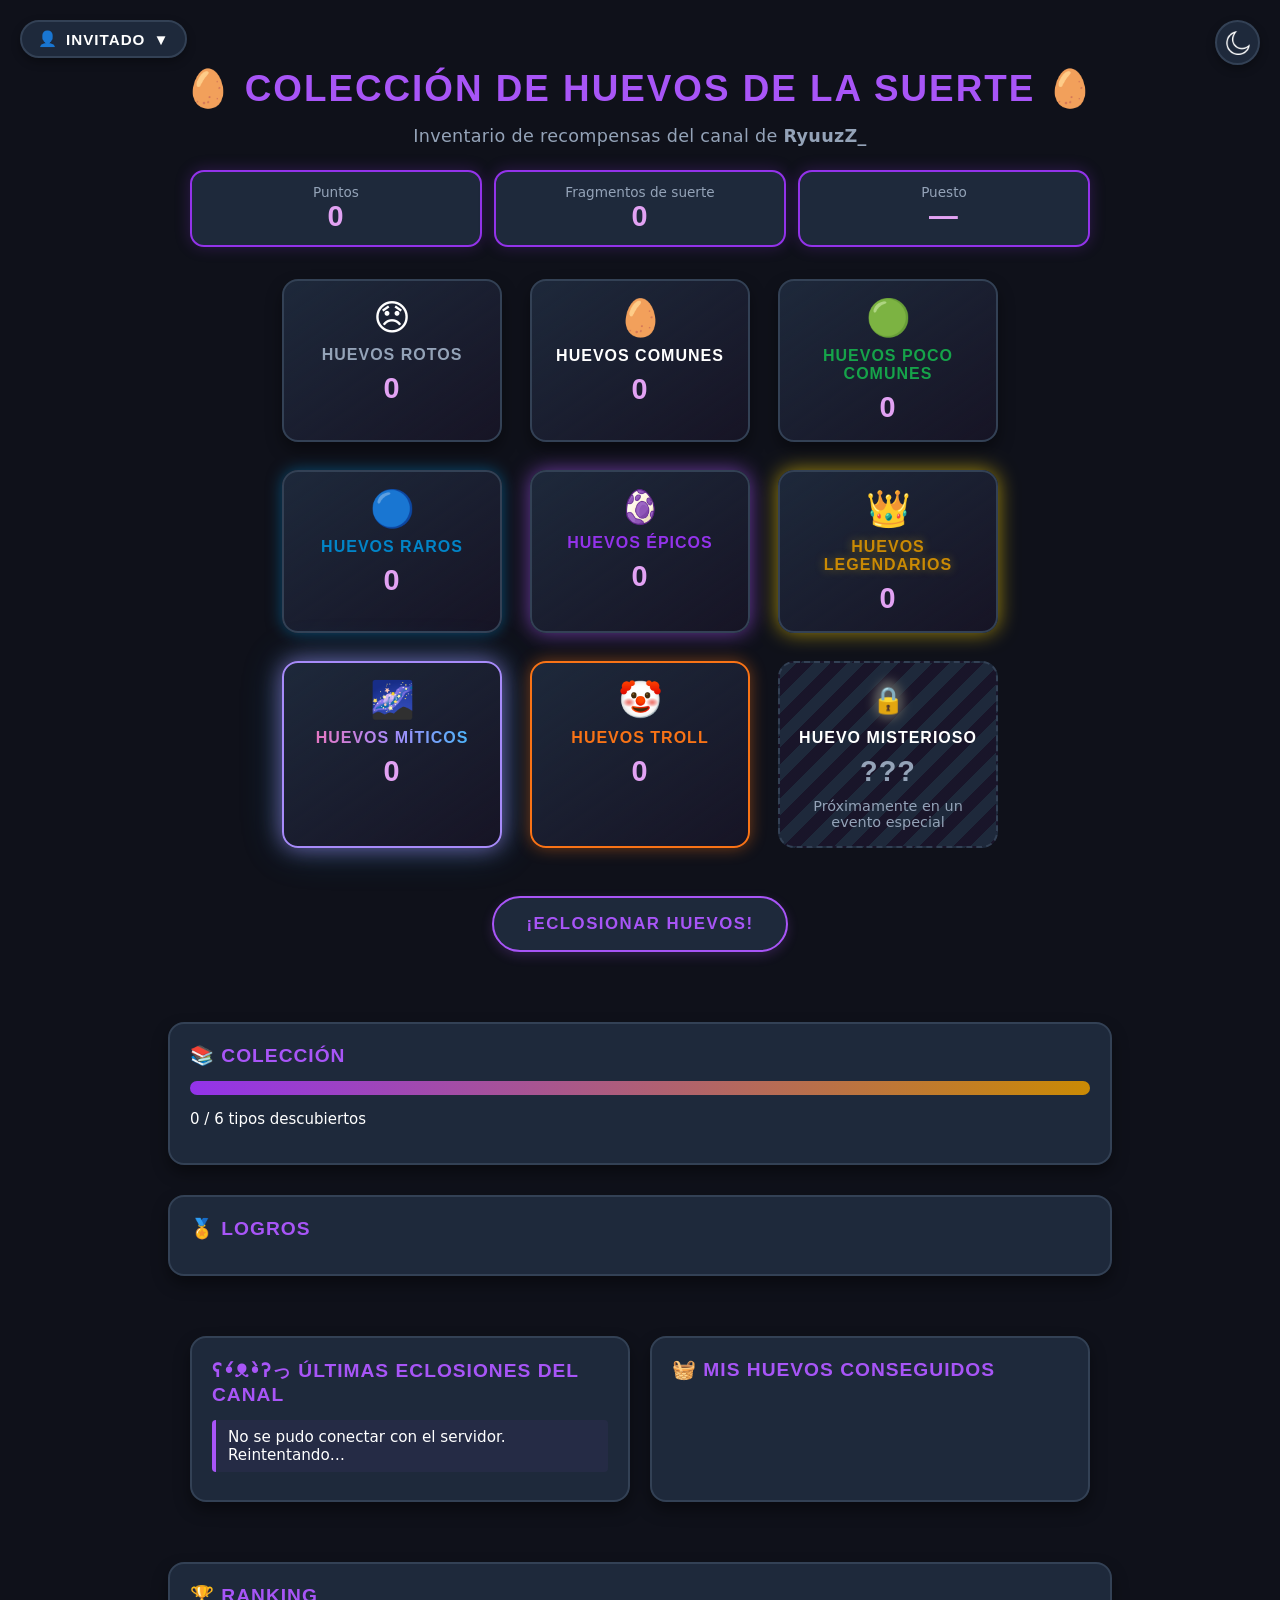
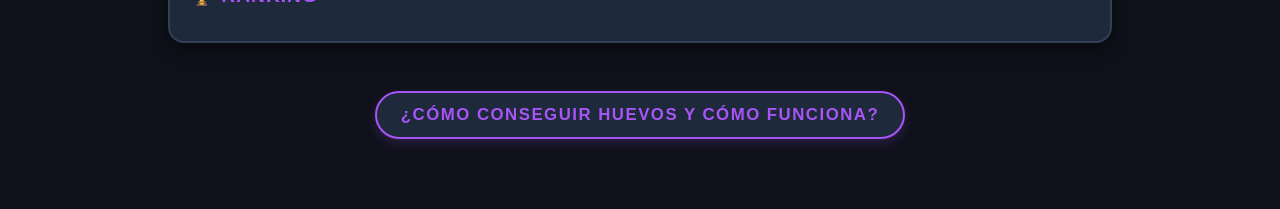
<file: index.html>
</html><!DOCTYPE html>
<html lang="es">
<head>
  <meta charset="UTF-8">
  <meta name="viewport" content="width=device-width, initial-scale=1.0">
  <title>Inventario de Huevos - RyuuzZ_</title>
  <link rel="preconnect" href="https://fonts.googleapis.com">
  <link rel="preconnect" href="https://fonts.gstatic.com" crossorigin>
  <link href="https://fonts.googleapis.com/css2?family=Fredoka:wght@400;500;600;700&display=swap" rel="stylesheet">
  <link rel="stylesheet" href="styles.css">
  <link rel="stylesheet" href="extra.css">
</head>
<body>
  <div class="user-menu-container">
    <div id="top-username-container" class="top-username" tabindex="0">👤 <span id="display-username">Invitado</span> ▼</div>
    <div id="user-dropdown" class="dropdown-menu"><a href="#" id="auth-action-btn">Iniciar sesión con Twitch</a></div>
  </div>
  <button id="theme-toggle" class="theme-toggle-btn" title="Cambiar modo claro/oscuro" aria-label="Cambiar tema">
    <img id="theme-icon" src="imagenes/luna.png" alt="">
  </button>

  <header>
    <h1>🥚 Colección de Huevos de la Suerte 🥚</h1>
    <p class="subtitle" id="user-title">Inventario de recompensas del canal de <strong>RyuuzZ_</strong></p>
  </header>

  <div id="login-banner" class="panel banner" hidden>
    Inicia sesión con Twitch para ver tus huevos, logros y posición en el ranking.
  </div>

  <section class="stats-row">
    <div class="stat"><span>Puntos</span><b id="stat-score">0</b></div>
    <div class="stat"><span>Fragmentos de suerte</span><b id="stat-frag">0</b></div>
    <div class="stat"><span>Puesto</span><b id="stat-rank">—</b></div>
  </section>

  <main class="grid" id="egg-grid"></main>
  <a href="eclosionar.html" class="nav-btn">¡ECLOSIONAR HUEVOS!</a>

  <section class="panel collection-progress">
    <h2>📚 Colección</h2>
    <div class="progress-bar"><div id="collection-fill" class="progress-fill"></div></div>
    <p id="collection-text">0 / 6 tipos descubiertos</p>
  </section>

  <section class="panel">
    <h2>🏅 Logros <small id="ach-count"></small></h2>
    <div class="ach-grid" id="ach-grid"></div>
  </section>

  <div class="two-col">
    <section class="panel">
      <h2>ʕ•́ᴥ•̀ʔっ Últimas eclosiones del canal</h2>
      <ul id="hatch-history-list" class="history-list"></ul>
    </section>
    <section class="panel">
      <h2>🧺 Mis huevos conseguidos</h2>
      <ul id="my-log" class="history-list"></ul>
    </section>
  </div>

  <section class="panel">
    <h2>🏆 Ranking</h2>
    <ol id="leaderboard" class="leaderboard"></ol>
  </section>

  <div class="info-section"><button id="open-guide-btn" class="guide-btn">¿Cómo conseguir huevos y cómo funciona?</button></div>

  <div id="guide-modal" class="modal">
    <div class="modal-content">
      <span id="close-guide-btn" class="close-btn" role="button" aria-label="Cerrar">&times;</span>
      <h2>¿Cómo funciona?</h2>
      <div class="guide-step"><h3>1. Canjea en Twitch</h3><p>Canjea la recompensa de puntos de canal <strong>"Huevos de la suerte"</strong> en el canal de <strong>RyuuzZ_</strong>.</p></div>
      <div class="guide-step"><h3>2. El bot tira un dado</h3><p>Según el resultado te toca un tipo de huevo y se guarda en tu cuenta.</p></div>
      <div class="guide-step"><h3>3. Probabilidades</h3>
        <ul class="rarity-list">
          <li><span class="rarity-roto"><strong>😞 Roto:</strong></span> 35%</li>
          <li><span class="rarity-comun"><strong>🥚 Común:</strong></span> 30%</li>
          <li><span class="rarity-pcomun"><strong>🟢 Poco común:</strong></span> 18%</li>
          <li><span class="rarity-raro"><strong>🔵 Raro:</strong></span> 10%</li>
          <li><span class="rarity-epico"><strong>💜 Épico:</strong></span> 5%</li>
          <li><span class="rarity-legendario"><strong>👑 Legendario:</strong></span> 2%</li>
        </ul></div>
      <div class="guide-step"><h3>Secretos</h3><p>Se dice que existen huevos y logros que nadie te va a contar. 🤫</p></div>
      <div class="guide-step"><h3>4. Eclosiona</h3><p>Entra en <em>Eclosionar huevos</em> y descubre tu premio al abrir aleatoriamente los huevos que tengas en el inventario. Cada eclosión da fragmentos y progreso en logros.</p></div>
      <div class="guide-step"><h3>5. Chat</h3><p>Escribe <code>!inv</code> en el chat para ver tu inventario.</p></div>
    </div>
  </div>

  <div class="bg-eggs-container" id="bg-eggs"></div>
  <script src="common.js"></script>
  <script src="script.js"></script>
</body>
</html>
</file>
<file: styles.css>
/* Colores para los cambios de modo oscuro y claro */
:root {
    --bg-color: #0f111a;
    --text-color: #ffffff;
    --subtitle-color: #94a3b8;
    --card-bg: #1e293b;
    --card-border: #334155;
    --card-shadow: rgba(0, 0, 0, 0.4);
    --modal-bg: #1e293b;
    --modal-border: #334155;
    --code-bg: #0f111a;
    --count-color: #e2a2f3;
}

/* Variables del modo claro */
[data-theme="light"] {
    --bg-color: #f1f5f9;
    --text-color: #000000;
    --subtitle-color: #1e293b;
    --card-bg: #ffffff;
    --card-border: #cbd5e1;
    --card-shadow: rgba(0, 0, 0, 0.1);
    --modal-bg: #ffffff;
    --modal-border: #cbd5e1;
    --code-bg: #e2e8f0;
    --count-color: #9333ea;
}

body {
    background-color: var(--bg-color); 
    color: var(--text-color);
    font-family: 'JetBrains Mono', 'Fira Code', 'Consolas', 'Roboto', monospace;    
    text-align: center;
    margin: 0;
    padding: 40px 20px;
    position: relative; 
    overflow-x: hidden;
    transition: background-color 0.3s ease, color 0.3s ease;
}

/* --- MENÚ DESPLEGABLE DE USUARIO (ESQUINA SUPERIOR IZQUIERDA) --- */
.user-menu-container {
    position: fixed;
    top: 20px;
    left: 20px;
    z-index: 100;
}

.top-username {
    background-color: var(--card-bg);
    border: 2px solid var(--card-border);
    padding: 8px 16px;
    border-radius: 25px;
    font-size: 0.95rem;
    color: var(--text-color);
    display: flex;
    align-items: center;
    gap: 8px;
    box-shadow: 0 4px 10px rgba(0, 0, 0, 0.3);
    font-weight: bold;
    cursor: pointer;
    user-select: none;
    transition: border-color 0.2s;
}

.top-username:hover {
    border-color: #a855f7;
}

/* Contenido del menú desplegable */
.dropdown-menu {
    display: none;
    position: absolute;
    top: 50px;
    left: 0;
    background-color: var(--card-bg);
    border: 2px solid var(--card-border);
    border-radius: 12px;
    box-shadow: 0 8px 20px rgba(0, 0, 0, 0.4);
    min-width: 180px;
    overflow: hidden;
    z-index: 101;
    text-align: left;
}

.dropdown-menu.show {
    display: block;
    animation: fadeInDropdown 0.2s ease-in-out;
}

@keyframes fadeInDropdown {
    from { opacity: 0; transform: translateY(-5px); }
    to { opacity: 1; transform: translateY(0); }
}

.dropdown-menu a {
    display: block;
    padding: 10px 15px;
    color: var(--text-color);
    text-decoration: none;
    font-size: 0.9rem;
    transition: background 0.2s;
}

.dropdown-menu a:hover {
    background-color: rgba(168, 85, 247, 0.15);
    color: #a855f7;
}

/* --- BOTÓN DE MODO CLARO/OSCURO FIJO EN LA ESQUINA SUPERIOR DERECHA --- */
.theme-toggle-btn {
    position: fixed;
    top: 20px;
    right: 20px;
    background: var(--card-bg);
    border: 2px solid var(--card-border);
    color: var(--text-color);
    width: 45px;
    height: 45px;
    border-radius: 50%;
    font-size: 20px;
    cursor: pointer;
    display: flex;
    align-items: center;
    justify-content: center;
    box-shadow: 0 4px 10px rgba(0,0,0,0.3);
    transition: transform 0.2s, background-color 0.3s;
    z-index: 100;
}

.theme-toggle-btn:hover {
    transform: scale(1.1);
    border-color: #a855f7;
}

#theme-icon {
    width: 24px;
    height: 24px;
    object-fit: contain;
    transition: transform 0.3s ease;
    filter: brightness(0) invert(1);
}

[data-theme="light"] #theme-icon {
    filter: none;
}

header {
    margin-bottom: 40px;
    position: relative;
}

h1 {
    color: #a855f7;
    margin-bottom: 5px;
    font-size: 2.5rem;
}

.subtitle {
    color: var(--subtitle-color);
    font-size: 1.1rem;
}

/* Apartado huevos */
.grid {
    display: grid;
    grid-template-columns: repeat(3, 1fr);
    gap: 20px;
    max-width: 900px;
    margin: 0 auto;
}

.card {
    background: linear-gradient(145deg, var(--card-bg), rgba(168, 85, 247, 0.05));
    border: 2px solid var(--card-border);
    border-radius: 16px;
    padding: 25px 20px;
    box-shadow: 0 8px 16px var(--card-shadow);
    transition: transform 0.3s ease, border-color 0.3s ease, box-shadow 0.3s ease, background-color 0.3s ease, color 0.3s ease;
}

.card-img {
    width: 50px;
    height: 50px;
    object-fit: contain;
}

.card:hover {
    transform: translateY(-8px);
    border-color: #a855f7;
    box-shadow: 0 12px 20px rgba(168, 85, 247, 0.2);
}

.egg-icon {
    font-size: 48px;
    margin-bottom: 12px;
}

.egg-name {
    font-weight: bold;
    font-size: 1.1rem;
    margin-bottom: 15px;
    letter-spacing: 0.5px;
}

.count {
    font-size: 2rem;
    color: var(--count-color);
    font-weight: 800;
}

/* Boton de añadir huevos */ 
.add-egg-btn {
    margin-top: 12px;
    background: linear-gradient(135deg, #7c3aed, #4f46e5);
    color: #ffffff;
    border: none;
    padding: 6px 14px;
    font-size: 0.85rem;
    font-weight: 600;
    border-radius: 20px;
    cursor: pointer;
    transition: all 0.2s ease-in-out;
    box-shadow: 0 4px 10px rgba(124, 58, 237, 0.3);
}

.add-egg-btn:hover {
    background: linear-gradient(135deg, #8b5cf6, #6366f1);
    transform: translateY(-2px);
    box-shadow: 0 6px 15px rgba(124, 58, 237, 0.5);
}

.add-egg-btn:active {
    transform: translateY(0);
    box-shadow: 0 2px 5px rgba(124, 58, 237, 0.3);
}

/* --- ARENA Y ANIMACIONES DE ECLOSIÓN CORREGIDAS --- */
.hatch-main {
    max-width: 600px;
    margin: 0 auto;
}

.hatch-arena {
    display: flex;
    flex-direction: column;
    align-items: center;
    justify-content: center;
    gap: 15px;
}

.pokemon-egg-wrapper {
    height: 200px;
    width: 200px;
    display: flex;
    align-items: center;
    justify-content: center;
    margin: 10px auto;
}

.egg-visual {
    font-size: 120px;
    line-height: 1;
    display: flex;
    align-items: center;
    justify-content: center;
    width: 100%;
    height: 100%;
    user-select: none;
}

/* Control estricto del tamaño de imágenes de premio para que no salgan gigantes */
.egg-visual img, 
.prize-img {
    max-width: 150px !important;
    max-height: 150px !important;
    width: auto !important;
    height: auto !important;
    object-fit: contain;
    animation: prizePopIn 0.5s cubic-bezier(0.175, 0.885, 0.32, 1.275) forwards;
}

/* Animación de sacudida de Pokémon */
@keyframes pokemonShake {
    0% { transform: rotate(0deg) scale(1); }
    20% { transform: rotate(-15deg) scale(1.1); }
    40% { transform: rotate(15deg) scale(1.1); }
    60% { transform: rotate(-10deg) scale(1.05); }
    80% { transform: rotate(10deg) scale(1.05); }
    100% { transform: rotate(0deg) scale(1); }
}

.shaking {
    animation: pokemonShake 0.4s ease infinite !important;
}

/* Animación de salto final al eclosionar */
@keyframes hatchPop {
    0% { transform: scale(1); filter: brightness(1); }
    50% { transform: scale(1.4); filter: brightness(2); }
    100% { transform: scale(1); filter: brightness(1); }
}

.hatching-pop {
    animation: hatchPop 0.5s ease;
}

/* Textos grandes en resultados de eclosión */
#hatch-result strong {
    font-size: 1.4rem;
    display: inline-block;
    animation: prizePopIn 0.5s cubic-bezier(0.175, 0.885, 0.32, 1.275) forwards;
}

@keyframes prizePopIn {
    0% {
        opacity: 0;
        transform: scale(0.5);
    }
    100% {
        opacity: 1;
        transform: scale(1);
    }
}

/* --- FONDO DE HUEVOS FLOTANTES --- */
.bg-eggs-container {
    position: fixed;
    top: 0;
    left: 0;
    width: 100vw;
    height: 100vh;
    z-index: -1;
    pointer-events: none;
    overflow: hidden;
}

.bg-floating-egg {
    position: absolute;
    bottom: -80px;
    opacity: 0.15;
    animation: floatUpRandom linear forwards;
}

@keyframes floatUpRandom {
    0% {
        transform: translateY(0) rotate(0deg);
        opacity: 0;
    }
    15% {
        opacity: 0.2;
    }
    85% {
        opacity: 0.2;
    }
    100% {
        transform: translateY(-110vh) rotate(360deg);
        opacity: 0;
    }
}

/* Colores personalizados para las rarezas de los huevos */
.rarity-roto { color: var(--subtitle-color); }
.rarity-comun { color: var(--text-color); }
.rarity-pcomun { color: #16a34a; }
.rarity-raro { color: #0284c7; }
.rarity-epico { color: #9333ea; }
.rarity-legendario { color: #ca8a04; text-shadow: 0 0 10px rgba(250, 204, 21, 0.4); }

/* Estilos para el Historial */
.history-section {
    max-width: 900px;
    margin: 40px auto 20px auto;
    background: var(--card-bg);
    border: 2px solid var(--card-border);
    border-radius: 16px;
    padding: 20px;
    box-shadow: 0 8px 16px var(--card-shadow);
    text-align: left;
}

.history-section h2 {
    color: #a855f7;
    font-size: 1.3rem;
    margin-top: 0;
    margin-bottom: 15px;
    text-align: center;
}

.history-list {
    list-style: none;
    padding: 0;
    margin: 0;
    max-height: 150px;
    overflow-y: auto;
}

.history-item {
    background: rgba(168, 85, 247, 0.05);
    border-left: 4px solid #a855f7;
    padding: 8px 12px;
    margin-bottom: 8px;
    border-radius: 4px;
    font-size: 0.95rem;
    display: flex;
    justify-content: space-between;
    align-items: center;
}

/* BOTÓN DE FUNCIONAMIENTO DE HUEVOS */
.info-section {
    margin-top: 40px;
}

.guide-btn {
    background: var(--card-bg);
    color: #a855f7;
    border: 2px solid #a855f7;
    padding: 12px 24px;
    border-radius: 25px;
    font-size: 1rem;
    font-weight: bold;
    cursor: pointer;
    transition: all 0.3s ease;
    box-shadow: 0 4px 12px rgba(168, 85, 247, 0.2);
}

.guide-btn:hover {
    background: #a855f7;
    color: #ffffff;
    transform: scale(1.05);
    box-shadow: 0 6px 18px rgba(168, 85, 247, 0.4);
}

.modal {
    display: none;
    position: fixed;
    z-index: 100;
    left: 0;
    top: 0;
    width: 100%;
    height: 100%;
    background-color: rgba(0, 0, 0, 0.8);
    backdrop-filter: blur(5px);
}

.modal-content{
    background-color: var(--modal-bg);
    color: var(--text-color);
    margin: 3% auto;
    padding: 30px;
    border: 2px solid var(--modal-border);
    border-radius: 16px;
    width: 90%;
    max-width: 550px;
    max-height: 80vh;
    overflow-y: auto;
    text-align: left;
    position: relative;
    box-shadow: 0 10px 25px rgba(0,0,0,0.5);
}


@keyframes fadeIn {
    from { opacity: 0; transform: translateY(-20px); }
    to { opacity: 1; transform: translateY(0); }
}

.close-btn {
    color: var(--subtitle-color);
    float: right;
    font-size: 28px;
    font-weight: bold;
    cursor: pointer;
}

.close-btn:hover {
    color: var(--text-color);
}

.modal-content h2 {
    color: #a855f7;
    margin-top: 0;
}

.guide-step {
    margin-bottom: 20px;
}

.guide-step h3 {
    margin-bottom: 5px;
    color: #0284c7;
    font-size: 1.1rem;
}

.guide-step p {
    margin: 0;
    color: var(--subtitle-color);
    font-size: 0.95rem;
}

.rarity-list {
    list-style: none;
    padding-left: 0;
    margin: 5px 0;
}

.rarity-list li {
    padding: 4px 0;
    font-size: 0.95rem;
}

code {
    background: var(--code-bg);
    color: #16a34a;
    padding: 2px 6px;
    border-radius: 4px;
    font-family: monospace;
}

/* Menu eclosionar */
.nav-btn {
    display: inline-block;
    background: var(--card-bg);
    color: #a855f7;
    border: 2px solid #a855f7;
    padding: 16px 32px;
    border-radius: 30px;
    text-decoration: none;
    font-weight: bold;
    font-size: 1.15rem;
    margin-top: 20px;
    transition: all 0.3s ease;
    box-shadow: 0 4px 12px rgba(168, 85, 247, 0.2);
}

.nav-btn:hover {
    background: #a855f7;
    color: #ffffff;
    transform: scale(1.05);
    box-shadow: 0 6px 18px rgba(168, 85, 247, 0.4);
}

/* RESPONSIVE */
@media (max-width: 480px) {
    .top-username {
        font-size: 0.8rem;
        padding: 6px 12px;
    }
    .user-menu-container {
        top: 10px;
        left: 10px;
    }
    .theme-toggle-btn {
        width: 40px;
        height: 40px;
        top: 10px;
        right: 10px;
    }
    h1 {
        font-size: 1.6rem;
        margin-top: 30px;
    }
}
.user-stats-panel{
    margin-top:10px;
    width:200px;
    background:var(--card-bg);
    border:2px solid #9333ea;
    border-radius:16px;
    padding:12px;
    text-align:left;
    box-shadow:0 0 15px rgba(147,51,234,.25);
}

.panel-title{
    color:#a855f7;
    font-weight:bold;
    margin-top:10px;
    margin-bottom:5px;
}

#user-rank,
#fragment-count,
#achievement-list{
    font-size:.9rem;
    color:var(--text-color);
}

.achievement-unlocked{
    color:#22c55e;
}

.achievement-locked{
    color:#64748b;
}

.card[data-rarity="legendario"]{
    box-shadow:
    0 0 20px rgba(255,215,0,.6);
}

.card[data-rarity="epico"]{
    box-shadow:
    0 0 20px rgba(168,85,247,.6);
}

.card[data-rarity="raro"]{
    box-shadow:
    0 0 15px rgba(2,132,199,.5);
}

.collection-progress{
    max-width:900px;
    margin:0 auto 25px auto;
}

.progress-bar{
    width:100%;
    height:16px;
    background:#1e293b;
    border-radius:20px;
    overflow:hidden;
}

.progress-fill{
    height:100%;
    background:linear-gradient(90deg,#9333ea,#ca8a04);
}
.fragment-result{
    margin-top:10px;
    font-size:1rem;
    color:#facc15;
    font-weight:bold;
    text-shadow:0 0 8px rgba(250,204,21,.5);
    min-height:24px;
}
.achievement-card{
    padding:12px;
    margin-bottom:12px;
    border:1px solid #9333ea;
    border-radius:12px;
}

.achievement-card span{
    display:block;
    margin-top:6px;
}

.achievement-card strong{
    display:block;
    margin-bottom:8px;
}

.progress-bar{
    width:100%;
    height:14px;
    background:#1e293b;
    border-radius:20px;
    overflow:hidden;
    margin-bottom:6px;
}

.progress-fill{
    height:100%;
    background:linear-gradient(
        90deg,
        #9333ea,
        #ca8a04
    );
    transition:.4s;
    box-shadow:0 0 12px rgba(168,85,247,.5);
}
#open-achievements-btn{
    margin:20px auto 0 auto;
    display:block;
    width:180px;
}
</file>
<file: extra.css>
/* Se carga DESPUÉS de styles.css */
body { padding-top: 70px; }
header { margin-bottom: 24px; }
:focus-visible { outline: 3px solid #a855f7; outline-offset: 2px; }
.progress-bar { background: var(--code-bg); }
.panel { max-width: 900px; margin: 24px auto; background: var(--card-bg); border: 2px solid var(--card-border); border-radius: 16px; padding: 20px; box-shadow: 0 8px 16px var(--card-shadow); text-align: left; }
.panel h2 { color: #a855f7; font-size: 1.2rem; margin: 0 0 14px; }
.panel h2 small { color: var(--subtitle-color); font-weight: normal; margin-left: 8px; }
.banner { text-align: center; border-color: #a855f7; }
.stats-row { display: grid; grid-template-columns: repeat(3, 1fr); gap: 12px; max-width: 900px; margin: 0 auto 24px; }
.stat { background: var(--card-bg); border: 2px solid #9333ea; border-radius: 14px; padding: 12px; box-shadow: 0 0 15px rgba(147,51,234,.25); }
.stat span { display: block; color: var(--subtitle-color); font-size: .85rem; }
.stat b { font-size: 1.8rem; color: var(--count-color); }
.card .count.bump { animation: bump .5s ease; }
@keyframes bump { 50% { transform: scale(1.4); } }
.ach-grid { display: grid; grid-template-columns: repeat(2, 1fr); gap: 12px; }
.ach { display: flex; gap: 12px; padding: 12px; border: 1px solid var(--card-border); border-radius: 12px; opacity: .6; }
.ach.done { opacity: 1; border-color: #22c55e; background: rgba(34,197,94,.08); }
.ach-icon { font-size: 2rem; }
.ach-body { flex: 1; min-width: 0; }
.ach-body strong, .ach-body small { display: block; }
.ach-body small { color: var(--subtitle-color); }
.ach-body .progress-bar { margin: 6px 0 4px; height: 8px; }
.two-col { display: grid; grid-template-columns: 1fr 1fr; gap: 0 20px; max-width: 900px; margin: 0 auto; }
.two-col .panel { margin: 24px 0; min-width: 0; }
.history-list { max-height: 260px; }
.history-item small { color: var(--subtitle-color); white-space: nowrap; margin-left: 10px; }
.leaderboard { list-style: none; margin: 0; padding: 0; }
.leaderboard li { display: grid; grid-template-columns: 40px 1fr auto; padding: 8px 10px; border-radius: 8px; }
.leaderboard li.me { background: rgba(168,85,247,.18); }
.leaderboard em { font-style: normal; color: var(--count-color); }
.egg-picker { display: flex; flex-wrap: wrap; justify-content: center; gap: 8px; }
.chip { display: inline-flex; align-items: center; gap: 6px; background: var(--card-bg); color: var(--text-color); border: 2px solid var(--card-border); border-radius: 20px; padding: 6px 12px; cursor: pointer; font-family: inherit; }
.chip.on { border-color: #a855f7; box-shadow: 0 0 10px rgba(168,85,247,.5); }
.chip:disabled { opacity: .35; cursor: not-allowed; }
.chip .card-img { width: 18px; height: 18px; }
.guide-btn:disabled { opacity: .5; cursor: not-allowed; transform: none; }
.glow-epico { filter: drop-shadow(0 0 20px #a855f7); }
.glow-legendario { filter: drop-shadow(0 0 24px #facc15); }
.toast { position: fixed; bottom: 24px; left: 50%; transform: translate(-50%, 120px); background: var(--card-bg); border: 2px solid #22c55e; padding: 12px 20px; border-radius: 12px; transition: transform .4s; z-index: 200; }
.toast.show { transform: translate(-50%, 0); }
.modal { align-items: flex-start; justify-content: center; }
.modal-content { margin: 5vh auto; }
@media (max-width: 700px) { .two-col, .ach-grid { grid-template-columns: 1fr; } .stats-row { grid-template-columns: 1fr; } .grid { grid-template-columns: repeat(2, 1fr); } }
@media (prefers-reduced-motion: reduce) { * { animation-duration: .01s !important; } }

/* Tipografía global (estilo Valorant: titulares condensados + cuerpo tipo DIN) */
body, button, input { font-family: 'Barlow', system-ui, sans-serif; font-size: 15px; }
h1, h2, h3, .egg-name, .count, .stat b, .nav-btn, .guide-btn, .top-username, .chip, .panel h2, .modal-content h2 {
  font-family: 'Barlow Condensed', 'Barlow', sans-serif; text-transform: uppercase; letter-spacing: 1px; }
h1 { font-size: 2.3rem; font-weight: 700; letter-spacing: 2px; line-height: 1.05; }
.subtitle { letter-spacing: .3px; }
.egg-name { font-weight: 600; font-size: 1.1rem; }
.count, .stat b { font-weight: 700; }
.count { font-size: 2.1rem; }
.nav-btn, .guide-btn { font-size: 1.05rem; letter-spacing: 1.5px; }
.egg-stock { color: var(--subtitle-color); min-height: 24px; }
.egg-stock b { color: var(--count-color); }
code { font-family: ui-monospace, Consolas, monospace; }
/* Nuevos huevos */
.rarity-troll { color: #f97316; }
.rarity-mitico { background: linear-gradient(90deg, #f472b6, #a78bfa, #38bdf8, #4ade80, #f472b6); background-size: 200% auto; -webkit-background-clip: text; background-clip: text; color: transparent; animation: shine 4s linear infinite; font-weight: 600; }
@keyframes shine { to { background-position: 200% center; } }
.card[hidden] { display: none; }
.card[data-rarity="mitico"] { border-color: #a78bfa; box-shadow: 0 0 22px rgba(167,139,250,.6), 0 0 40px rgba(56,189,248,.25); }
.card[data-rarity="troll"] { border-color: #f97316; box-shadow: 0 0 16px rgba(249,115,22,.45); }
.glow-mitico { filter: drop-shadow(0 0 28px #a78bfa) drop-shadow(0 0 12px #38bdf8); }
.glow-troll { filter: drop-shadow(0 0 18px #f97316); }
/* Logros */
.ach.locked { opacity: .85; border-style: dashed; }
.ach.locked .ach-icon { filter: grayscale(1); }
.ach.secret { opacity: .6; }
.ach.secret strong { letter-spacing: 3px; }

/* Tarjeta misteriosa (evento / secreto) */
.card.mystery { border-style: dashed; box-shadow: none; background: repeating-linear-gradient(135deg, var(--card-bg) 0 12px, rgba(168,85,247,.07) 12px 24px); }
.card.mystery:hover { transform: none; border-color: var(--card-border); box-shadow: none; }
.mystery-icon { position: relative; }
.mystery-icon span { display: inline-block; filter: blur(5px) grayscale(1) brightness(.5); }
.mystery-icon i { position: absolute; inset: 0; display: flex; align-items: center; justify-content: center; font-style: normal; font-size: 32px; }
.mystery .count { color: var(--subtitle-color); }
.mystery-hint { color: var(--subtitle-color); font-size: .9rem; margin-top: 10px; }
@media (max-width: 480px) { h1 { font-size: 1.7rem; } }

/* --- Index: tarjetas más pequeñas y más aire --- */
.grid { grid-template-columns: repeat(3, minmax(0, 220px)); justify-content: center; gap: 28px; }
.card { padding: 16px 14px; }
.card .egg-icon { font-size: 36px; margin-bottom: 8px; }
.card .card-img { width: 38px; height: 38px; }
.card .egg-name { font-size: 1rem; margin-bottom: 8px; }
.card .count { font-size: 1.8rem; }
.mystery-icon i { font-size: 26px; }
.stats-row { margin-bottom: 32px; }
.grid + .nav-btn { margin: 48px 0 40px; }
.panel { margin: 30px auto; }
.two-col .panel { margin: 30px 0; }
.info-section { margin: 48px 0 30px; }

/* --- Eclosionar: letra más grande y más espacio --- */
.page-hatch h1 { font-size: 3rem; }
.page-hatch .subtitle { font-size: 1.35rem; }
.page-hatch .hatch-arena { gap: 26px; }
.page-hatch .hatch-main { max-width: 720px; }
.page-hatch .egg-stock { font-size: 1.25rem; }
.page-hatch .guide-btn { font-size: 1.5rem; padding: 16px 40px; margin: 8px 0; }
.page-hatch #hatch-result { font-size: 1.4rem; min-height: 34px; }
.page-hatch #hatch-result strong { font-size: 2rem; }
.page-hatch .fragment-result { font-size: 1.35rem; }
.page-hatch .nav-btn { font-size: 1.2rem; margin-top: 24px; }
.page-hatch .toast { font-size: 1.15rem; }
@media (max-width: 480px) { .page-hatch h1 { font-size: 2.1rem; } .grid { gap: 16px; } }
</file>
